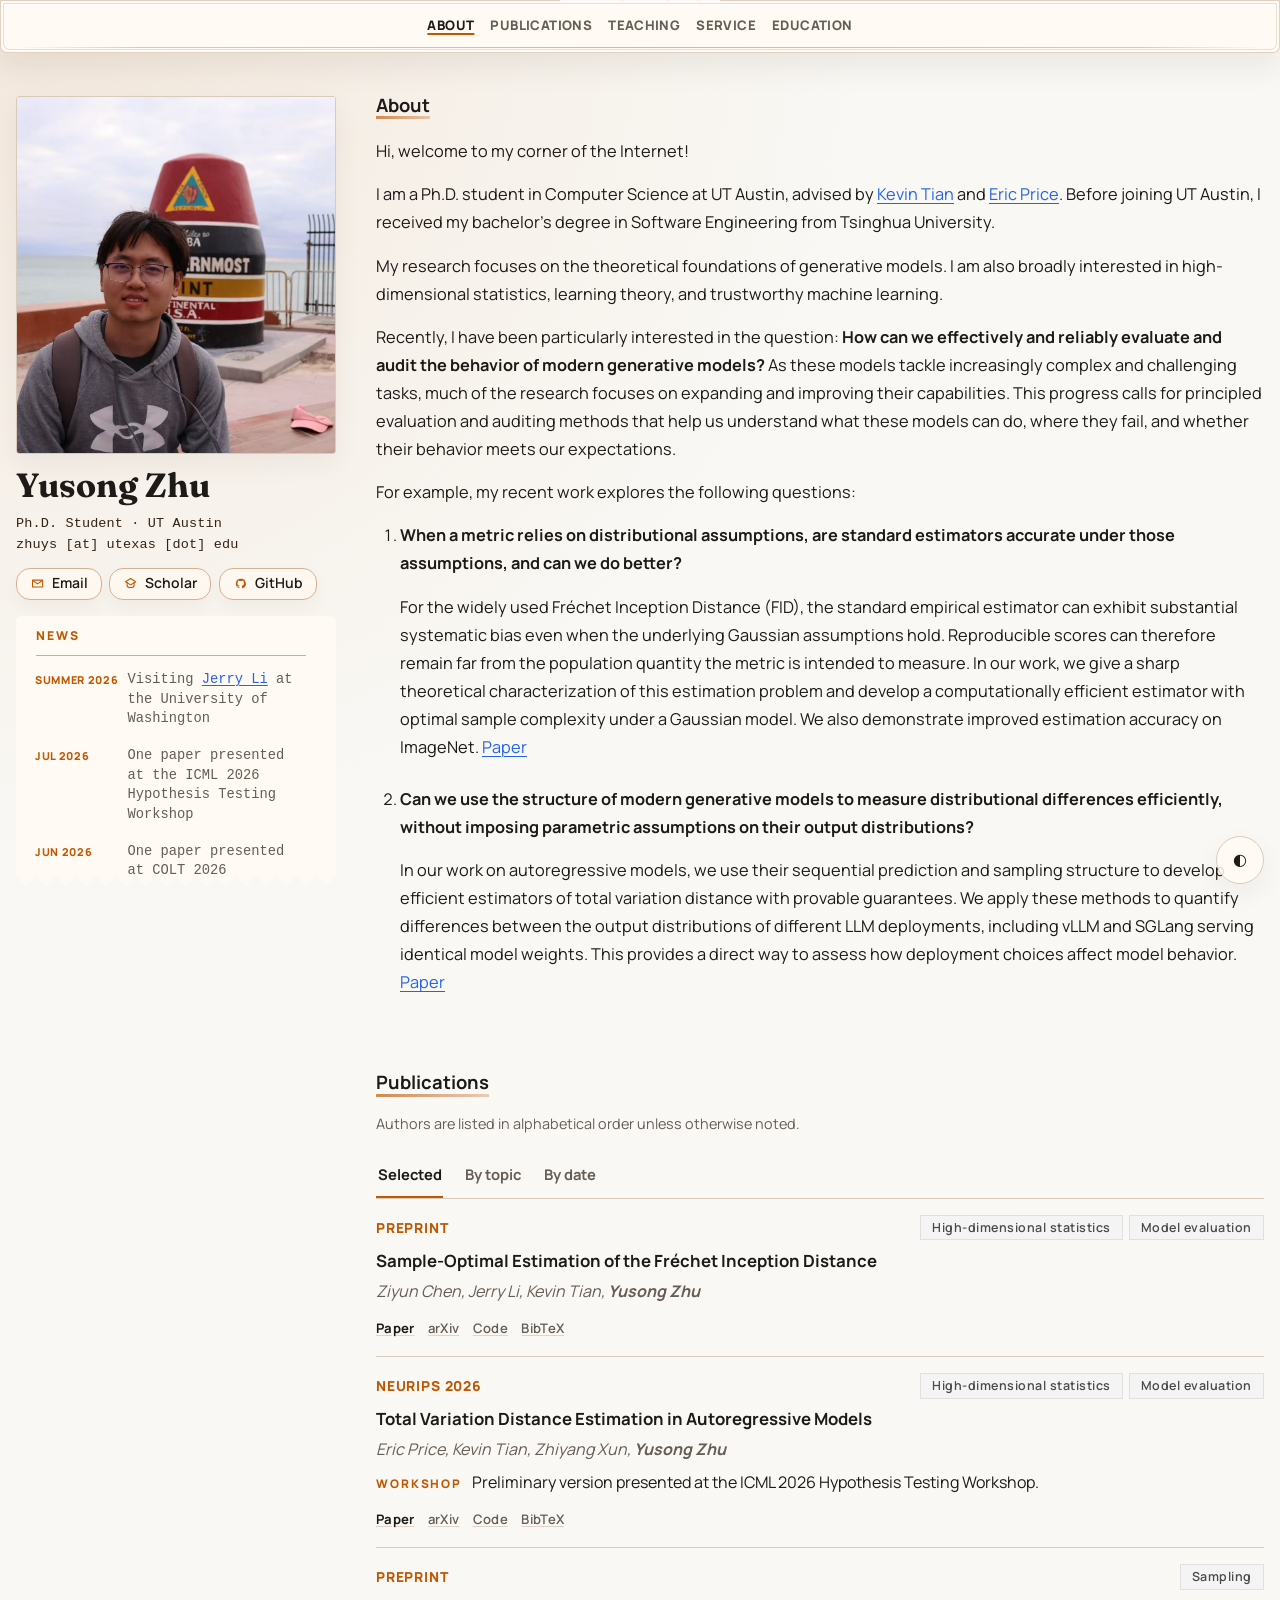
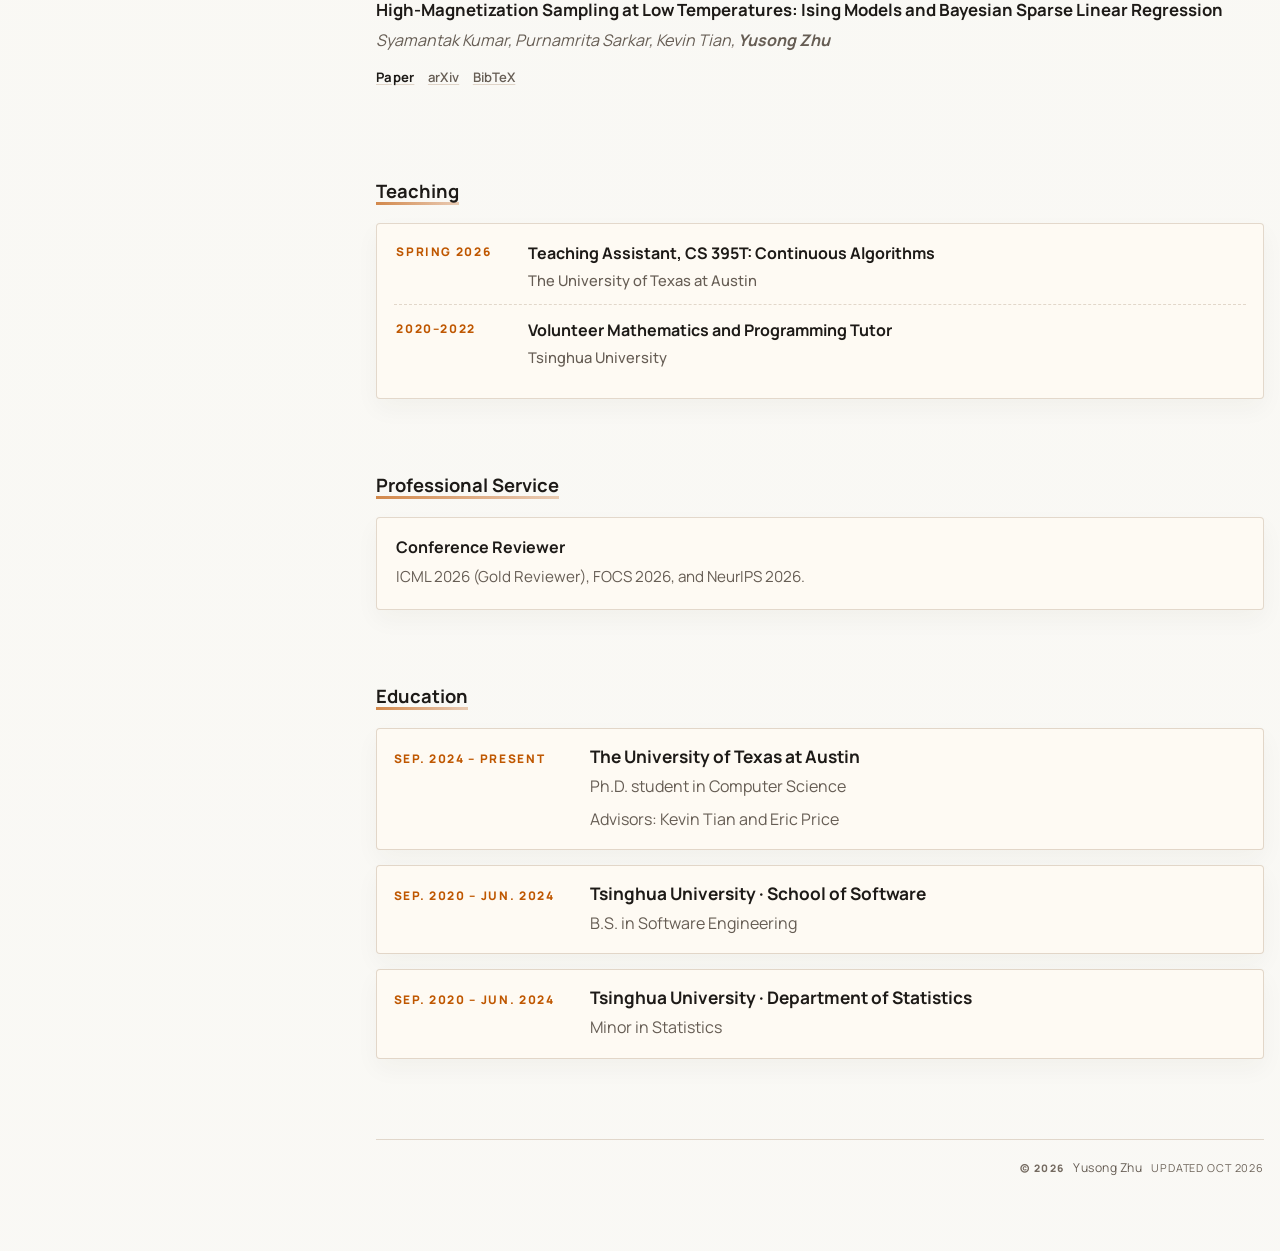
<file: index.html>
<!DOCTYPE html>
<html lang="en">
  <head>
    <meta charset="UTF-8" />
    <meta name="viewport" content="width=device-width, initial-scale=1, viewport-fit=cover" />
    <meta
      name="description"
      content="Yusong Zhu is a Computer Science Ph.D. student at UT Austin studying the theoretical foundations, sampling, evaluation, and auditing of modern generative models."
    />
    <title>Yusong Zhu</title>
    <link rel="preconnect" href="https://fonts.googleapis.com" />
    <link rel="preconnect" href="https://fonts.gstatic.com" crossorigin />
    <link
      href="https://fonts.googleapis.com/css2?family=Fraunces:opsz,wght@9..144,500;9..144,700&amp;family=Manrope:wght@400;500;600;700;800&amp;display=swap"
      rel="stylesheet"
    />
    <link rel="icon" type="image/png" href="tabicon.png" />
    <link rel="stylesheet" href="styles.css?v=20261017-publications-v2" />
    <script>
      document.documentElement.classList.add("js");
    </script>
  </head>
  <body>
    <aside class="toc-sidebar" aria-label="Page sections">
      <nav class="toc-panel" id="toc-panel" aria-label="Page sections">
        <ul class="nav-list">
          <li><a class="nav-link" href="#about">About</a></li>
          <!-- Research nav hook: restore the #research link when the section below is ready. -->
          <li><a class="nav-link" href="#publications">Publications</a></li>
          <li><a class="nav-link" href="#teaching">Teaching</a></li>
          <li><a class="nav-link" href="#service">Service</a></li>
          <li><a class="nav-link" href="#education">Education</a></li>
        </ul>
      </nav>
      <div class="toc-edge" aria-hidden="true"></div>
    </aside>

    <div class="page-shell">
      <div class="layout">
        <aside class="rail reveal" aria-label="Profile overview">
          <figure class="rail-portrait">
            <img src="yusong_profile.jpg" alt="Portrait of Yusong Zhu" />
          </figure>
          <h1>Yusong Zhu</h1>
          <p class="lede">
            <span class="contact-mono">Ph.D. Student · UT Austin<br />zhuys [at] utexas [dot] edu</span>
          </p>
          <div class="social-row" aria-label="Contact and academic profiles">
            <a class="social-link" href="mailto:zhuys@utexas.edu" aria-label="Email Yusong Zhu">
              <svg viewBox="0 0 24 24" aria-hidden="true">
                <path d="M4 6.5h16v11H4z" fill="none" stroke="currentColor" stroke-width="1.7" stroke-linejoin="round" />
                <path d="m5 7.5 7 5 7-5" fill="none" stroke="currentColor" stroke-width="1.7" stroke-linecap="round" stroke-linejoin="round" />
              </svg>
              <span class="social-link-text">Email</span>
            </a>
            <a class="social-link" href="https://scholar.google.com/citations?user=abdQY_YAAAAJ&amp;hl=en" aria-label="Google Scholar" target="_blank" rel="noreferrer">
              <svg viewBox="0 0 24 24" aria-hidden="true">
                <path d="M12 4 4 9l8 5 8-5-8-5Z" fill="none" stroke="currentColor" stroke-width="1.7" stroke-linejoin="round" />
                <path d="M6.5 10.2V15c0 1.8 2.5 3.3 5.5 3.3s5.5-1.5 5.5-3.3v-4.8" fill="none" stroke="currentColor" stroke-width="1.7" stroke-linecap="round" />
              </svg>
              <span class="social-link-text">Scholar</span>
            </a>
            <a class="social-link" href="https://github.com/zys996" aria-label="GitHub" target="_blank" rel="noreferrer">
              <svg viewBox="0 0 24 24" aria-hidden="true">
                <path d="M12 4.5a7.5 7.5 0 0 0-2.4 14.6c.38.07.52-.17.52-.38v-1.3c-2.1.46-2.54-1-2.54-1-.34-.86-.84-1.1-.84-1.1-.69-.48.05-.47.05-.47.76.06 1.16.78 1.16.78.68 1.17 1.78.83 2.21.64.07-.5.27-.84.49-1.03-1.73-.2-3.55-.87-3.55-3.88 0-.86.31-1.56.82-2.11-.08-.2-.36-1 .08-2.08 0 0 .67-.22 2.2.81a7.6 7.6 0 0 1 4 0c1.53-1.03 2.2-.81 2.2-.81.44 1.08.16 1.88.08 2.08.51.55.82 1.25.82 2.11 0 3.02-1.82 3.68-3.56 3.88.28.24.53.71.53 1.44v2.13c0 .21.14.45.53.38A7.5 7.5 0 0 0 12 4.5Z" fill="currentColor" />
              </svg>
              <span class="social-link-text">GitHub</span>
            </a>
          </div>

          <section class="rail-news" aria-labelledby="rail-news-heading">
            <div class="rail-news-box">
              <div class="rail-news-scroll" role="region" aria-label="Recent news list" tabindex="0">
                <p class="rail-news-title" id="rail-news-heading">News</p>
                <div class="rail-news-list">
                  <article class="rail-news-item">
                    <time class="rail-news-date" datetime="2026">Summer 2026</time>
                    <p class="rail-news-text">
                      Visiting
                      <a class="person-link" href="https://jerryzli.github.io/" aria-label="Jerry Li's homepage" target="_blank" rel="noopener noreferrer">Jerry Li</a>
                      at the University of Washington
                    </p>
                  </article>
                  <article class="rail-news-item">
                    <time class="rail-news-date" datetime="2026-07">Jul 2026</time>
                    <p class="rail-news-text">One paper presented at the ICML 2026 Hypothesis Testing Workshop</p>
                  </article>
                  <article class="rail-news-item">
                    <time class="rail-news-date" datetime="2026-06">Jun 2026</time>
                    <p class="rail-news-text">One paper presented at COLT 2026</p>
                  </article>
                </div>
              </div>
            </div>
          </section>
        </aside>

        <main id="main">
          <section id="about" class="section reveal" aria-labelledby="about-heading">
            <div class="section-head">
              <h2 id="about-heading">About</h2>
            </div>
            <div class="section-body">
              <div class="prose prose-flow">
                <p>Hi, welcome to my corner of the Internet!</p>
                <p>
                  I am a Ph.D. student in Computer Science at
                  UT Austin,
                  advised by
                  <a class="person-link" href="https://kjtian.github.io/" target="_blank" rel="noopener noreferrer">Kevin Tian</a>
                  and
                  <a class="person-link" href="https://www.cs.utexas.edu/~ecprice/" target="_blank" rel="noopener noreferrer">Eric Price</a>.
                  Before joining UT Austin, I received my bachelor's degree in Software Engineering from
                  Tsinghua University.
                </p>
                <p>
                  My research focuses on the theoretical foundations of generative models. I am also broadly
                  interested in high-dimensional statistics, learning theory, and trustworthy machine learning.
                </p>
                <p>
                  Recently, I have been particularly interested in the question:
                  <strong>How can we effectively and reliably evaluate and audit the behavior of modern generative models?</strong>
                  As these models tackle increasingly complex and challenging tasks, much of the research focuses
                  on expanding and improving their capabilities. This progress calls for principled evaluation and
                  auditing methods that help us understand what these models can do, where they fail, and whether
                  their behavior meets our expectations.
                </p>
                <p>For example, my recent work explores the following questions:</p>
                <ol class="research-questions">
                  <li>
                    <p><strong>When a metric relies on distributional assumptions, are standard estimators accurate under those assumptions, and can we do better?</strong></p>
                    <p>
                      For the widely used Fréchet Inception Distance (FID), the standard empirical estimator can
                      exhibit substantial systematic bias even when the underlying Gaussian assumptions hold.
                      Reproducible scores can therefore remain far from the population quantity the metric is
                      intended to measure. In our work, we give a sharp theoretical characterization of this
                      estimation problem and develop a computationally efficient estimator with optimal sample
                      complexity under a Gaussian model. We also demonstrate improved estimation accuracy on ImageNet.
                      <a class="research-paper-link" href="https://arxiv.org/abs/2610.07114" aria-label="Sample-Optimal Estimation of the Fréchet Inception Distance paper" target="_blank" rel="noopener noreferrer">Paper</a>
                    </p>
                  </li>
                  <li>
                    <p><strong>Can we use the structure of modern generative models to measure distributional differences efficiently, without imposing parametric assumptions on their output distributions?</strong></p>
                    <p>
                      In our work on autoregressive models, we use their sequential prediction and sampling
                      structure to develop efficient estimators of total variation distance with provable
                      guarantees. We apply these methods to quantify differences between the output distributions
                      of different LLM deployments, including vLLM and SGLang serving identical model weights.
                      This provides a direct way to assess how deployment choices affect model behavior.
                      <a class="research-paper-link" href="https://arxiv.org/abs/2607.19510" aria-label="Total Variation Distance Estimation in Autoregressive Models paper" target="_blank" rel="noopener noreferrer">Paper</a>
                    </p>
                  </li>
                </ol>
              </div>
            </div>
          </section>

          <template id="research">
            <!--
              Future Research section hook.
              Replace this template with <section id="research" class="section reveal">...</section>,
              then restore the #research navigation link above.
              The existing Research component styles remain available in styles.css.
            -->
          </template>

          <section id="publications" class="section reveal" aria-labelledby="publications-heading">
            <div class="section-head publications-head">
              <h2 id="publications-heading">Publications</h2>
            </div>
            <p class="section-note">Authors are listed in alphabetical order unless otherwise noted.</p>

            <div class="pub-view-controls" role="group" aria-label="Publication views" hidden>
              <button class="pub-view-button" type="button" data-pub-view="selected" aria-pressed="true" aria-controls="publication-list">Selected</button>
              <button class="pub-view-button" type="button" data-pub-view="topic" aria-pressed="false" aria-controls="publication-list publication-topics">By topic</button>
              <button class="pub-view-button" type="button" data-pub-view="date" aria-pressed="false" aria-controls="publication-list">By date</button>
            </div>
            <div class="pub-topic-controls" id="publication-topics" role="group" aria-label="Publication topics" hidden>
              <button class="pub-topic-button" type="button" data-pub-topic="statistics" aria-pressed="true" aria-controls="publication-list">High-dimensional statistics</button>
              <button class="pub-topic-button" type="button" data-pub-topic="sampling" aria-pressed="false" aria-controls="publication-list">Sampling</button>
              <button class="pub-topic-button" type="button" data-pub-topic="evaluation" aria-pressed="false" aria-controls="publication-list">Model evaluation</button>
            </div>
            <div class="pub-panel" id="publication-list" aria-label="Publications by date" data-view="date">
              <div class="pub-filtered-list" hidden></div>
              <div class="pub-year-group">
                <div class="pub-all-head"><span class="pub-all-label">2026</span></div>
                <article class="pub-row" data-pub-id="fid" data-topics="statistics evaluation" data-selected-order="1">
                  <div class="pub-date">Preprint</div>
                  <div class="pub-tags" aria-label="Research topics"><span class="research-theme-tag">High-dimensional statistics</span><span class="research-theme-tag">Model evaluation</span></div>
                  <div class="pub-body">
                    <h3>Sample-Optimal Estimation of the Fréchet Inception Distance</h3>
                    <p class="pub-authors">Ziyun Chen, Jerry Li, Kevin Tian, <strong>Yusong Zhu</strong></p>
                    <div class="pub-links" aria-label="FID estimation paper links">
                      <a class="pub-link is-primary" href="https://arxiv.org/abs/2610.07114" target="_blank" rel="noopener noreferrer">Paper</a>
                      <a class="pub-link" href="https://arxiv.org/abs/2610.07114" target="_blank" rel="noopener noreferrer">arXiv</a>
                      <a class="pub-link" href="https://github.com/zys996/sample-optimal-fid-estimation" target="_blank" rel="noopener noreferrer">Code</a>
                      <button class="pub-link pub-bib-toggle" type="button" aria-expanded="false" aria-controls="bib-fid" data-bib-target="bib-fid">BibTeX</button>
                    </div>
                    <div class="pub-bib-card" id="bib-fid" hidden>
                      <pre>@misc{chen2026sampleoptimalestimationfrechetinception,
  title={Sample-Optimal Estimation of the Fr{\'e}chet Inception Distance},
  author={Ziyun Chen and Jerry Li and Kevin Tian and Yusong Zhu},
  year={2026},
  eprint={2610.07114},
  archivePrefix={arXiv},
  primaryClass={cs.LG},
  url={https://arxiv.org/abs/2610.07114}
}</pre>
                    </div>
                  </div>
                </article>
                <article class="pub-row" data-pub-id="magnetization" data-topics="sampling" data-selected-order="3">
                  <div class="pub-date">Preprint</div>
                  <div class="pub-tags" aria-label="Research topics"><span class="research-theme-tag">Sampling</span></div>
                  <div class="pub-body">
                    <h3>High-Magnetization Sampling at Low Temperatures: Ising Models and Bayesian Sparse Linear Regression</h3>
                    <p class="pub-authors">Syamantak Kumar, Purnamrita Sarkar, Kevin Tian, <strong>Yusong Zhu</strong></p>
                    <div class="pub-links" aria-label="High-magnetization sampling paper links">
                      <a class="pub-link is-primary" href="https://arxiv.org/abs/2609.08873v1" target="_blank" rel="noopener noreferrer">Paper</a>
                      <a class="pub-link" href="https://arxiv.org/abs/2609.08873" target="_blank" rel="noopener noreferrer">arXiv</a>
                      <button class="pub-link pub-bib-toggle" type="button" aria-expanded="false" aria-controls="bib-magnetization" data-bib-target="bib-magnetization">BibTeX</button>
                    </div>
                    <div class="pub-bib-card" id="bib-magnetization" hidden>
                      <pre>@misc{kumar2026highmagnetizationsamplinglowtemperatures,
  title={High-Magnetization Sampling at Low Temperatures: Ising Models and Bayesian Sparse Linear Regression},
  author={Syamantak Kumar and Purnamrita Sarkar and Kevin Tian and Yusong Zhu},
  year={2026},
  eprint={2609.08873},
  archivePrefix={arXiv},
  primaryClass={cs.DS},
  url={https://arxiv.org/abs/2609.08873}
}</pre>
                    </div>
                  </div>
                </article>
                <article class="pub-row" data-pub-id="privacy" data-topics="evaluation">
                  <div class="pub-date">NeurIPS 2026</div>
                  <div class="pub-tags" aria-label="Research topics"><span class="research-theme-tag">Model evaluation</span></div>
                  <div class="pub-body">
                    <h3>Revisiting the Provable-Auditable Privacy Gap of DP-SGD</h3>
                    <p class="pub-authors">Saloni Modi<sup>*</sup>, Srivi Balaji, <strong>Yusong Zhu</strong>, Gautam Kamath, Kevin Tian</p>
                    <p class="section-note"><sup>*</sup> First author; authors are not listed alphabetically.</p>
                    <div class="pub-links" aria-label="DP-SGD privacy gap paper links">
                      <a class="pub-link is-primary" href="https://arxiv.org/abs/2608.28934" target="_blank" rel="noopener noreferrer">Paper</a>
                      <a class="pub-link" href="https://arxiv.org/abs/2608.28934" target="_blank" rel="noopener noreferrer">arXiv</a>
                      <a class="pub-link" href="https://github.com/pineappleEnthusiast/empirical-privacy-defense" target="_blank" rel="noopener noreferrer">Code</a>
                      <button class="pub-link pub-bib-toggle" type="button" aria-expanded="false" aria-controls="bib-privacy" data-bib-target="bib-privacy">BibTeX</button>
                    </div>
                    <div class="pub-bib-card" id="bib-privacy" hidden>
                      <pre>@misc{modi2026revisitingprovableauditableprivacygap,
  title={Revisiting the Provable-Auditable Privacy Gap of {DP-SGD}},
  author={Saloni Modi and Srivi Balaji and Yusong Zhu and Gautam Kamath and Kevin Tian},
  year={2026},
  eprint={2608.28934},
  archivePrefix={arXiv},
  primaryClass={cs.LG},
  url={https://arxiv.org/abs/2608.28934}
}</pre>
                    </div>
                  </div>
                </article>
                <article class="pub-row" data-pub-id="tv" data-topics="statistics evaluation" data-selected-order="2">
                  <div class="pub-date">NeurIPS 2026</div>
                  <div class="pub-tags" aria-label="Research topics"><span class="research-theme-tag">High-dimensional statistics</span><span class="research-theme-tag">Model evaluation</span></div>
                  <div class="pub-body">
                    <h3>Total Variation Distance Estimation in Autoregressive Models</h3>
                    <p class="pub-authors">Eric Price, Kevin Tian, Zhiyang Xun, <strong>Yusong Zhu</strong></p>
                    <p class="pub-tldr"><span>Workshop</span> Preliminary version presented at the ICML 2026 Hypothesis Testing Workshop.</p>
                    <div class="pub-links" aria-label="Total variation distance paper links">
                      <a class="pub-link is-primary" href="https://arxiv.org/abs/2607.19510" target="_blank" rel="noopener noreferrer">Paper</a>
                      <a class="pub-link" href="https://arxiv.org/abs/2607.19510" target="_blank" rel="noopener noreferrer">arXiv</a>
                      <a class="pub-link" href="https://github.com/XunZhiyang/llm-tv-estimation" target="_blank" rel="noopener noreferrer">Code</a>
                      <button class="pub-link pub-bib-toggle" type="button" aria-expanded="false" aria-controls="bib-tv" data-bib-target="bib-tv">BibTeX</button>
                    </div>
                    <div class="pub-bib-card" id="bib-tv" hidden>
                      <pre>@misc{price2026totalvariationdistanceestimation,
  title={Total Variation Distance Estimation in Autoregressive Models},
  author={Eric Price and Kevin Tian and Zhiyang Xun and Yusong Zhu},
  year={2026},
  eprint={2607.19510},
  archivePrefix={arXiv},
  primaryClass={cs.LG},
  url={https://arxiv.org/abs/2607.19510}
}</pre>
                    </div>
                  </div>
                </article>
                <article class="pub-row" data-pub-id="scores" data-topics="sampling">
                  <div class="pub-date">Preprint</div>
                  <div class="pub-tags" aria-label="Research topics"><span class="research-theme-tag">Sampling</span></div>
                  <div class="pub-body">
                    <h3>The Tractability Landscape of Sampling with Inexact Scores</h3>
                    <p class="pub-authors">Anming Gu, Kevin Tian, Hubert Yang, <strong>Yusong Zhu</strong></p>
                    <div class="pub-links" aria-label="Inexact-score sampling paper links">
                      <a class="pub-link is-primary" href="https://arxiv.org/abs/2607.19004" target="_blank" rel="noopener noreferrer">Paper</a>
                      <a class="pub-link" href="https://arxiv.org/abs/2607.19004" target="_blank" rel="noopener noreferrer">arXiv</a>
                      <button class="pub-link pub-bib-toggle" type="button" aria-expanded="false" aria-controls="bib-scores" data-bib-target="bib-scores">BibTeX</button>
                    </div>
                    <div class="pub-bib-card" id="bib-scores" hidden>
                      <pre>@misc{gu2026tractabilitylandscapesamplinginexact,
  title={The Tractability Landscape of Sampling with Inexact Scores},
  author={Anming Gu and Kevin Tian and Hubert Yang and Yusong Zhu},
  year={2026},
  eprint={2607.19004},
  archivePrefix={arXiv},
  primaryClass={stat.ML},
  url={https://arxiv.org/abs/2607.19004}
}</pre>
                    </div>
                  </div>
                </article>
                <article class="pub-row" data-pub-id="variable" data-topics="statistics">
                  <div class="pub-date">COLT 2026</div>
                  <div class="pub-tags" aria-label="Research topics"><span class="research-theme-tag">High-dimensional statistics</span></div>
                  <div class="pub-body">
                    <h3>Separating Oblivious and Adaptive Models of Variable Selection</h3>
                    <p class="pub-authors">Ziyun Chen, Jerry Li, Kevin Tian, <strong>Yusong Zhu</strong></p>
                    <div class="pub-links">
                      <a class="pub-link is-primary" href="https://proceedings.mlr.press/v336/chen26b.html" target="_blank" rel="noopener noreferrer">Paper</a>
                      <a class="pub-link" href="https://arxiv.org/abs/2602.16568" target="_blank" rel="noopener noreferrer">arXiv</a>
                      <button class="pub-link pub-bib-toggle" type="button" aria-expanded="false" aria-controls="bib-variable" data-bib-target="bib-variable">BibTeX</button>
                    </div>
                    <div class="pub-bib-card" id="bib-variable" hidden>
                      <pre>@InProceedings{pmlr-v336-chen26b,
  title={Separating Oblivious and Adaptive Models of Variable Selection (Extended Abstract)},
  author={Chen, Ziyun and Li, Jerry and Tian, Kevin and Zhu, Yusong},
  booktitle={Proceedings of Thirty Ninth Conference on Learning Theory},
  pages={1113--1114},
  year={2026},
  editor={Hanneke, Steve and Lattimore, Tor},
  volume={336},
  series={Proceedings of Machine Learning Research},
  month={29 Jun--03 Jul},
  publisher={PMLR},
  pdf={https://raw.githubusercontent.com/mlresearch/v336/main/assets/chen26b/chen26b.pdf},
  url={https://proceedings.mlr.press/v336/chen26b.html}
}</pre>
                    </div>
                  </div>
                </article>
              </div>

              <div class="pub-year-group">
                <div class="pub-all-head"><span class="pub-all-label">2025</span></div>
                <article class="pub-row" data-pub-id="spike" data-topics="sampling">
                  <div class="pub-date">COLT 2025</div>
                  <div class="pub-tags" aria-label="Research topics"><span class="research-theme-tag">Sampling</span></div>
                  <div class="pub-body">
                    <h3>Spike-and-Slab Posterior Sampling in High Dimensions</h3>
                    <p class="pub-authors">Syamantak Kumar, Purnamrita Sarkar, Kevin Tian, <strong>Yusong Zhu</strong></p>
                    <div class="pub-links">
                      <a class="pub-link is-primary" href="https://proceedings.mlr.press/v291/kumar25a.html" target="_blank" rel="noopener noreferrer">Paper</a>
                      <a class="pub-link" href="https://arxiv.org/abs/2503.02798" target="_blank" rel="noopener noreferrer">arXiv</a>
                      <button class="pub-link pub-bib-toggle" type="button" aria-expanded="false" aria-controls="bib-spike" data-bib-target="bib-spike">BibTeX</button>
                    </div>
                    <div class="pub-bib-card" id="bib-spike" hidden>
                      <pre>@InProceedings{pmlr-v291-kumar25a,
  title={Spike-and-Slab Posterior Sampling in High Dimensions},
  author={Kumar, Syamantak and Sarkar, Purnamrita and Tian, Kevin and Zhu, Yusong},
  booktitle={Proceedings of Thirty Eighth Conference on Learning Theory},
  pages={3407--3462},
  year={2025},
  editor={Haghtalab, Nika and Moitra, Ankur},
  volume={291},
  series={Proceedings of Machine Learning Research},
  month={30 Jun--04 Jul},
  publisher={PMLR},
  pdf={https://raw.githubusercontent.com/mlresearch/v291/main/assets/kumar25a/kumar25a.pdf},
  url={https://proceedings.mlr.press/v291/kumar25a.html}
}</pre>
                    </div>
                  </div>
                </article>
              </div>

              <div class="pub-year-group">
                <div class="pub-all-head"><span class="pub-all-label">2023</span></div>
                <article class="pub-row" data-pub-id="mixing" data-topics="sampling">
                  <div class="pub-date">NeurIPS 2023</div>
                  <div class="pub-tags" aria-label="Research topics"><span class="research-theme-tag">Sampling</span></div>
                  <div class="pub-body">
                    <h3>Fast Conditional Mixing of MCMC Algorithms for Non-log-concave Distributions</h3>
                    <p class="pub-authors">Xiang Cheng, Bohan Wang, Jingzhao Zhang, <strong>Yusong Zhu</strong></p>
                    <div class="pub-links">
                      <a class="pub-link is-primary" href="https://proceedings.neurips.cc/paper_files/paper/2023/hash/2b00b3331bd0f5fbfdd966ac06338f6d-Abstract-Conference.html" target="_blank" rel="noopener noreferrer">Paper</a>
                      <a class="pub-link" href="https://arxiv.org/abs/2306.10506" target="_blank" rel="noopener noreferrer">arXiv</a>
                      <button class="pub-link pub-bib-toggle" type="button" aria-expanded="false" aria-controls="bib-mixing" data-bib-target="bib-mixing">BibTeX</button>
                    </div>
                    <div class="pub-bib-card" id="bib-mixing" hidden>
                      <pre>@inproceedings{NEURIPS2023_2b00b333,
  author={Cheng, Xiang and Wang, Bohan and Zhang, Jingzhao and Zhu, Yusong},
  booktitle={Advances in Neural Information Processing Systems},
  doi={10.52202/075280-0587},
  editor={A. Oh and T. Naumann and A. Globerson and K. Saenko and M. Hardt and S. Levine},
  pages={13374--13394},
  publisher={Curran Associates, Inc.},
  title={Fast Conditional Mixing of MCMC Algorithms for Non-log-concave Distributions},
  url={https://proceedings.neurips.cc/paper_files/paper/2023/file/2b00b3331bd0f5fbfdd966ac06338f6d-Paper-Conference.pdf},
  volume={36},
  year={2023}
}</pre>
                    </div>
                  </div>
                </article>
              </div>
            </div>
          </section>

          <section id="teaching" class="section reveal" aria-labelledby="teaching-heading">
            <div class="section-head">
              <h2 id="teaching-heading">Teaching</h2>
            </div>
            <div class="activity-panel">
              <ul class="activity-list">
                <li class="activity-item">
                  <span class="activity-date">Spring 2026</span>
                  <span class="activity-text">
                    Teaching Assistant,
                    <a href="https://kjtian.github.io/cs395t_sp26.html" target="_blank" rel="noopener noreferrer">CS 395T: Continuous Algorithms</a>
                    <span class="activity-institution">The University of Texas at Austin</span>
                  </span>
                </li>
                <li class="activity-item">
                  <span class="activity-date">2020–2022</span>
                  <span class="activity-text">
                    Volunteer Mathematics and Programming Tutor
                    <span class="activity-institution">Tsinghua University</span>
                  </span>
                </li>
              </ul>
            </div>
          </section>

          <section id="service" class="section reveal" aria-labelledby="service-heading">
            <div class="section-head">
              <h2 id="service-heading">Professional Service</h2>
            </div>
            <div class="activity-panel">
              <article class="service-entry">
                <h3 class="service-role">Conference Reviewer</h3>
                <p class="service-venues">ICML 2026 (Gold Reviewer), FOCS 2026, and NeurIPS 2026.</p>
              </article>
            </div>
          </section>

          <section id="education" class="section reveal" aria-labelledby="education-heading">
            <div class="section-head">
              <h2 id="education-heading">Education</h2>
            </div>
            <div class="edu-list">
              <article class="edu-row">
                <div class="edu-meta">Sep. 2024 – Present</div>
                <div>
                  <h3>The University of Texas at Austin</h3>
                  <p>Ph.D. student in Computer Science</p>
                  <p>Advisors: Kevin Tian and Eric Price</p>
                </div>
              </article>
              <article class="edu-row">
                <div class="edu-meta">Sep. 2020 – Jun. 2024</div>
                <div>
                  <h3>Tsinghua University · School of Software</h3>
                  <p>B.S. in Software Engineering</p>
                </div>
              </article>
              <article class="edu-row">
                <div class="edu-meta">Sep. 2020 – Jun. 2024</div>
                <div>
                  <h3>Tsinghua University · Department of Statistics</h3>
                  <p>Minor in Statistics</p>
                </div>
              </article>
            </div>
          </section>
        </main>

        <footer class="site-credit reveal" aria-label="Site information">
          <p>
            <span class="credit-label">© 2026</span>
            <span>Yusong Zhu</span>
            <span class="credit-date">Updated Oct 2026</span>
          </p>
        </footer>
      </div>
    </div>

    <button class="theme-toggle" type="button" aria-label="Toggle color theme" aria-pressed="false" title="Toggle theme">
      <span aria-hidden="true">◐</span>
    </button>
    <script>
      const root = document.documentElement;
      const themeToggle = document.querySelector(".theme-toggle");
      const storedTheme = localStorage.getItem("theme");
      const prefersDark = window.matchMedia("(prefers-color-scheme: dark)").matches;

      const applyTheme = (theme) => {
        root.dataset.theme = theme;
        themeToggle.setAttribute("aria-pressed", String(theme === "dark"));
        themeToggle.innerHTML = '<span aria-hidden="true">' + (theme === "dark" ? "☼" : "◐") + "</span>";
      };

      applyTheme(storedTheme || (prefersDark ? "dark" : "light"));

      themeToggle.addEventListener("click", () => {
        const nextTheme = root.dataset.theme === "dark" ? "light" : "dark";
        localStorage.setItem("theme", nextTheme);
        applyTheme(nextTheme);
      });

      const navLinks = [...document.querySelectorAll(".toc-sidebar .nav-link")];
      const sections = navLinks
        .map((link) => document.querySelector(link.getAttribute("href")))
        .filter(Boolean);
      let pendingNavTargetId = "";

      const setActiveSection = (activeId) => {
        navLinks.forEach((link) => {
          const isActive = link.getAttribute("href") === "#" + activeId;
          link.classList.toggle("is-active", isActive);
          if (isActive) {
            link.setAttribute("aria-current", "location");
          } else {
            link.removeAttribute("aria-current");
          }
        });
      };

      const updateSectionHighlight = () => {
        const tocHeight = document.querySelector(".toc-sidebar")?.offsetHeight ?? 0;
        const sectionScrollMargin = sections[0]
          ? parseFloat(window.getComputedStyle(sections[0]).scrollMarginTop) || 0
          : 0;
        const triggerY = Math.max(tocHeight + 28, sectionScrollMargin - 8);
        let activeId = sections[0]?.id;
        const nearPageBottom = window.innerHeight + window.scrollY >= document.documentElement.scrollHeight - 4;

        if (pendingNavTargetId) {
          const pendingSection = sections.find((section) => section.id === pendingNavTargetId);
          if (pendingSection && pendingSection.getBoundingClientRect().top > triggerY && !nearPageBottom) {
            setActiveSection(pendingNavTargetId);
            return;
          }
          pendingNavTargetId = "";
        }

        if (nearPageBottom && sections.length) {
          setActiveSection(sections[sections.length - 1].id);
          return;
        }

        sections.forEach((section) => {
          if (section.getBoundingClientRect().top <= triggerY) {
            activeId = section.id;
          }
        });

        if (activeId) setActiveSection(activeId);
      };

      let sectionHighlightFrame = 0;
      const scheduleSectionHighlight = () => {
        if (sectionHighlightFrame) return;
        sectionHighlightFrame = window.requestAnimationFrame(() => {
          sectionHighlightFrame = 0;
          updateSectionHighlight();
        });
      };

      window.addEventListener("scroll", scheduleSectionHighlight, { passive: true });
      window.addEventListener("resize", scheduleSectionHighlight);
      window.addEventListener("hashchange", scheduleSectionHighlight);

      navLinks.forEach((link) => {
        link.addEventListener("click", () => {
          const targetId = link.getAttribute("href")?.slice(1);
          if (!targetId) return;
          pendingNavTargetId = targetId;
          setActiveSection(targetId);
        });
      });

      updateSectionHighlight();

      const publicationPanel = document.getElementById("publication-list");
      const publicationViews = document.querySelector(".pub-view-controls");
      const publicationTopics = document.getElementById("publication-topics");
      const filteredPublications = publicationPanel.querySelector(".pub-filtered-list");
      const publicationGroups = [...publicationPanel.querySelectorAll(".pub-year-group")].map((group) => ({
        element: group,
        rows: [...group.querySelectorAll(".pub-row")],
      }));
      const publications = publicationGroups.flatMap((group) => group.rows);
      const viewButtons = [...publicationViews.querySelectorAll("[data-pub-view]")];
      const topicButtons = [...publicationTopics.querySelectorAll("[data-pub-topic]")];
      let publicationView = "selected";
      let publicationTopic = "statistics";

      const renderPublications = () => {
        const byDate = publicationView === "date";
        publicationPanel.dataset.view = publicationView;
        publicationTopics.hidden = publicationView !== "topic";
        filteredPublications.hidden = byDate;

        // Move the same rows between views so links, BibTeX IDs, and state stay intact.
        publicationGroups.forEach(({ element, rows }) => {
          rows.forEach((row) => element.appendChild(row));
          element.hidden = !byDate;
        });

        let visiblePublications = publications;
        let label = "All publications by date";
        if (publicationView === "selected") {
          visiblePublications = publications
            .filter((row) => row.dataset.selectedOrder)
            .sort((a, b) => Number(a.dataset.selectedOrder) - Number(b.dataset.selectedOrder));
          label = "Selected publications";
        } else if (publicationView === "topic") {
          visiblePublications = publications.filter((row) => row.dataset.topics.split(" ").includes(publicationTopic));
          label = topicButtons.find((button) => button.dataset.pubTopic === publicationTopic).textContent;
        }

        if (!byDate) visiblePublications.forEach((row) => filteredPublications.appendChild(row));
        publicationPanel.setAttribute("aria-label", label);
        viewButtons.forEach((button) => {
          button.setAttribute("aria-pressed", String(button.dataset.pubView === publicationView));
        });
        topicButtons.forEach((button) => {
          button.setAttribute("aria-pressed", String(button.dataset.pubTopic === publicationTopic));
        });
        scheduleSectionHighlight();
      };

      viewButtons.forEach((button) => {
        button.addEventListener("click", () => {
          publicationView = button.dataset.pubView;
          renderPublications();
        });
      });
      topicButtons.forEach((button) => {
        button.addEventListener("click", () => {
          publicationTopic = button.dataset.pubTopic;
          renderPublications();
        });
      });

      renderPublications();
      publicationViews.hidden = false;

      document.querySelectorAll(".pub-bib-toggle").forEach((toggle) => {
        toggle.addEventListener("click", () => {
          const card = document.getElementById(toggle.dataset.bibTarget);
          if (!card) return;
          const isExpanded = toggle.getAttribute("aria-expanded") === "true";
          toggle.setAttribute("aria-expanded", String(!isExpanded));
          card.hidden = isExpanded;
        });
      });

      const reduceMotion = window.matchMedia("(prefers-reduced-motion: reduce)").matches;
      const revealObserver = reduceMotion
        ? null
        : new IntersectionObserver(
            (entries) => {
              entries.forEach((entry) => {
                if (entry.isIntersecting) {
                  entry.target.classList.add("is-visible");
                  revealObserver.unobserve(entry.target);
                }
              });
            },
            { threshold: 0.15 }
          );

      document.querySelectorAll(".reveal").forEach((element) => {
        if (revealObserver) {
          revealObserver.observe(element);
        } else {
          element.classList.add("is-visible");
        }
      });
    </script>
  </body>
</html>
</file>
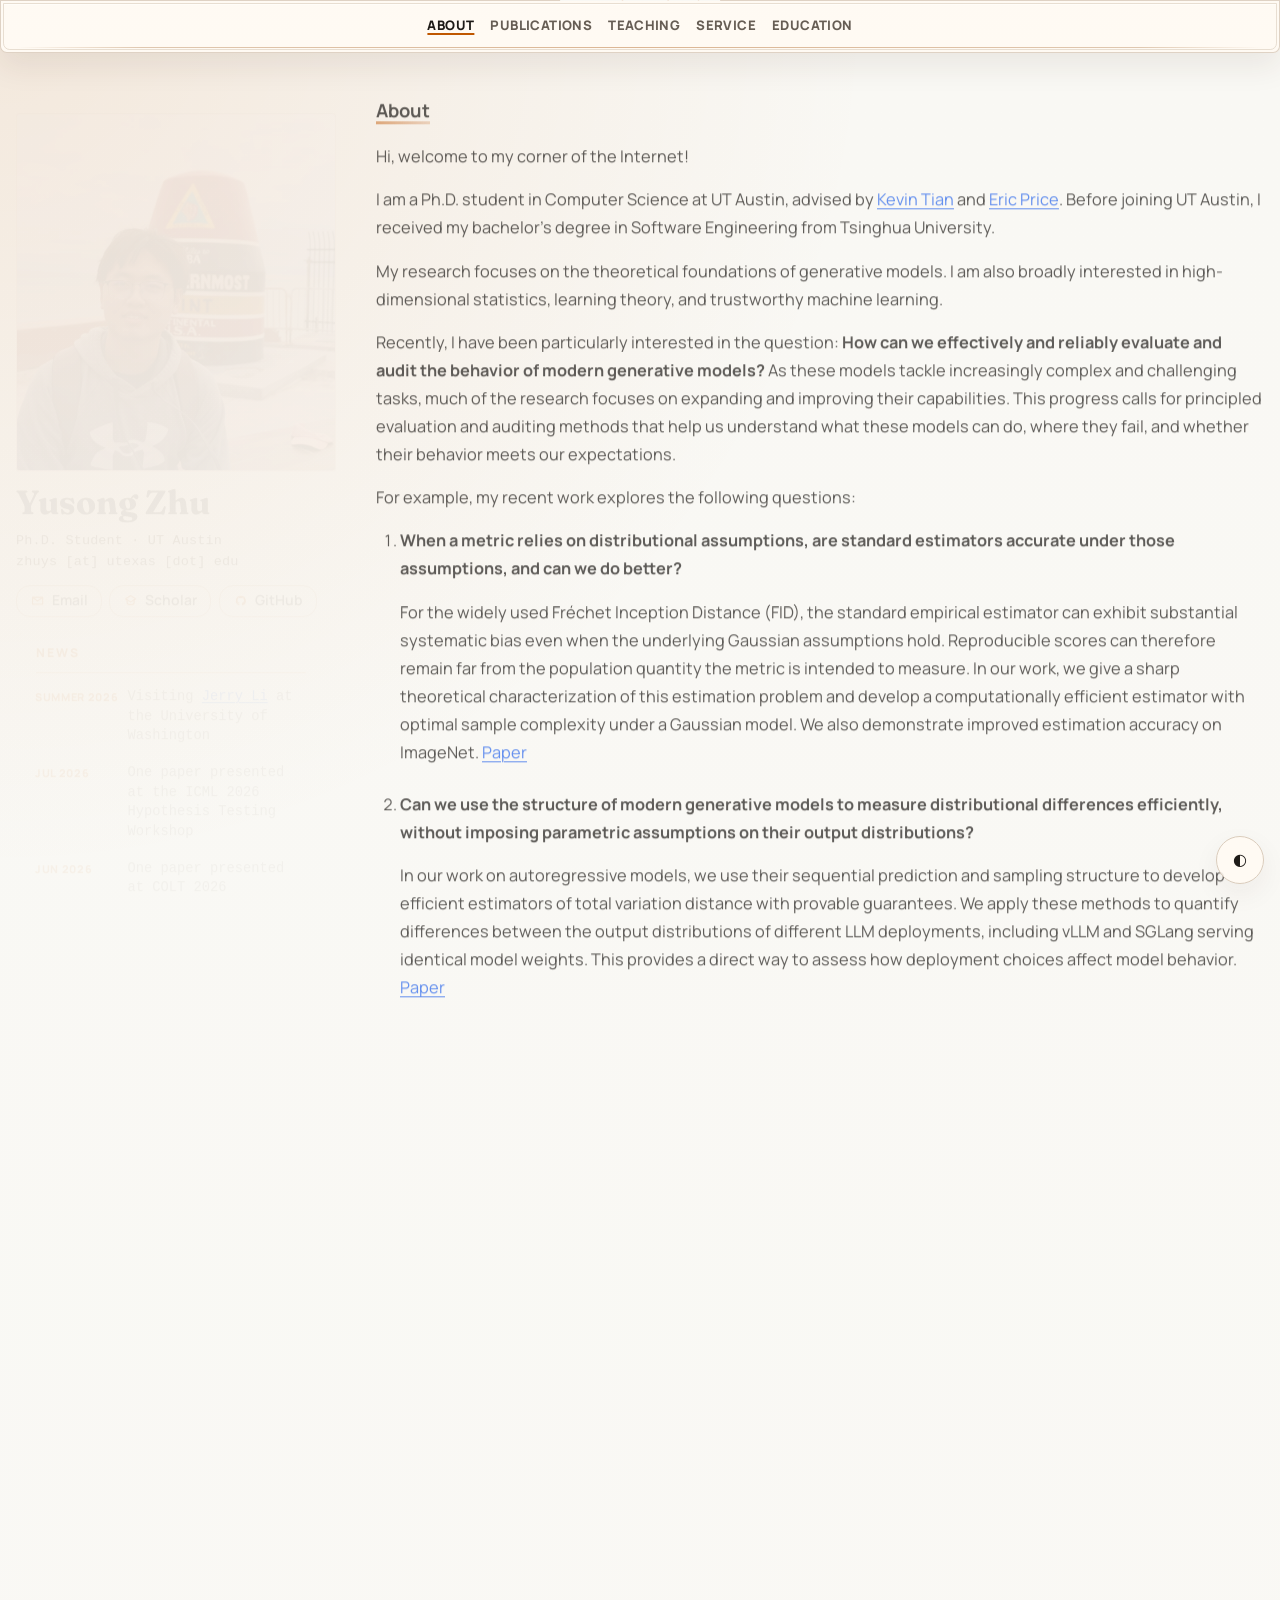
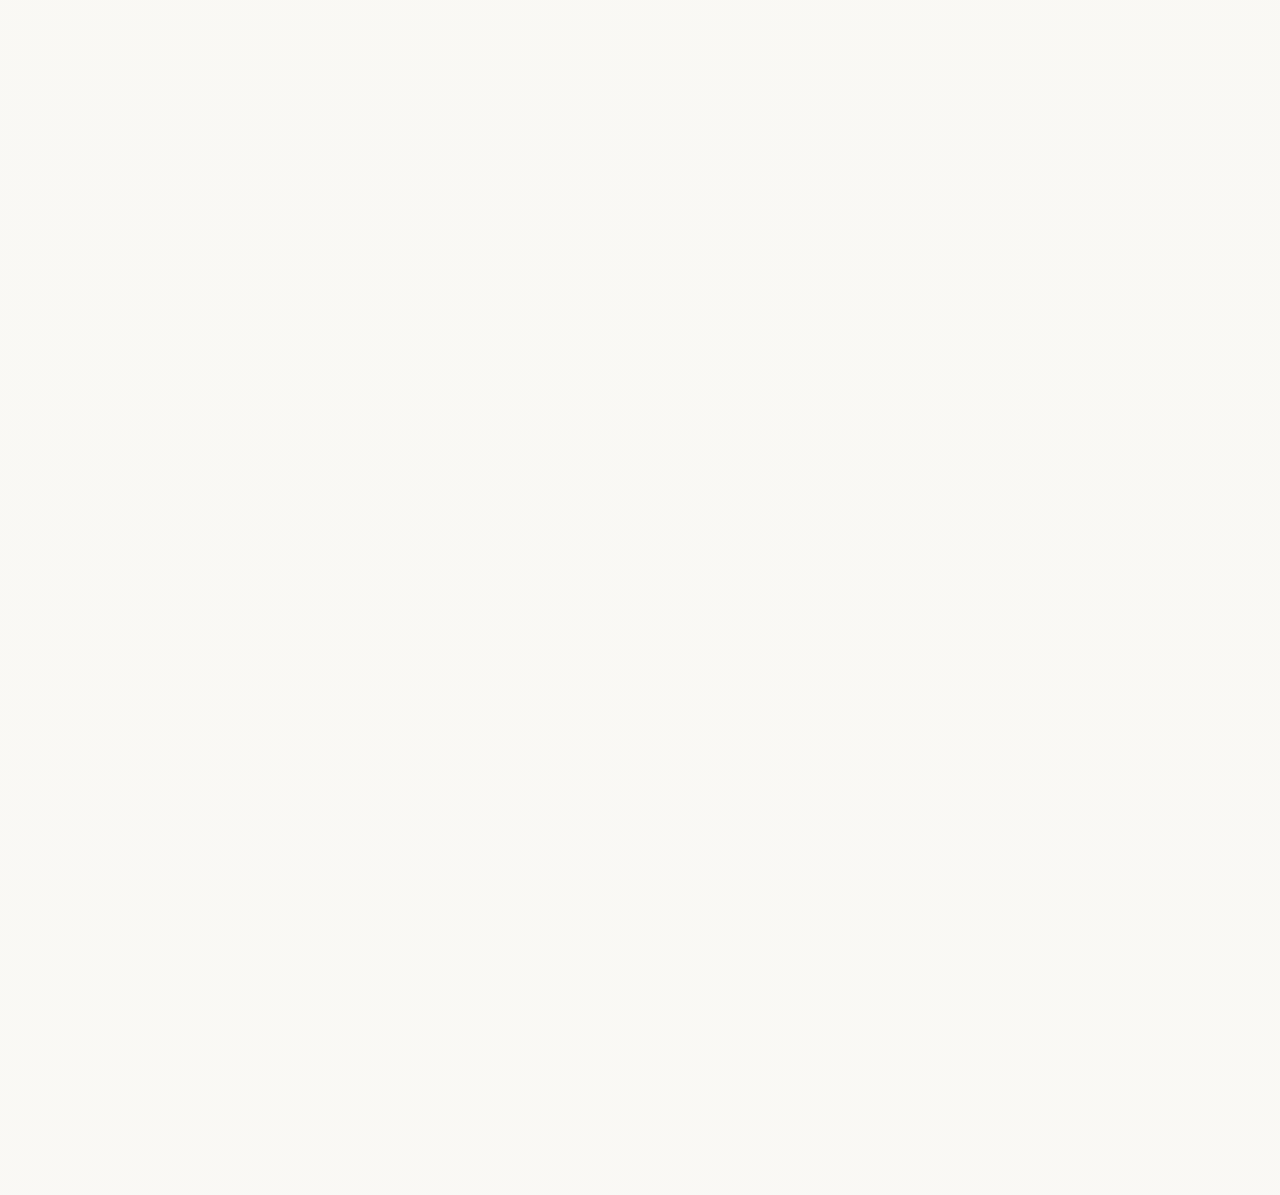
<file: index-v6-line.html>
<!DOCTYPE html>
<html lang="en">
  <head>
    <meta charset="UTF-8" />
    <meta name="viewport" content="width=device-width, initial-scale=1" />
    <meta http-equiv="refresh" content="0; url=index.html" />
    <link rel="canonical" href="index.html" />
    <title>Yusong Zhu</title>
  </head>
  <body>
    <p>This page has moved to <a href="index.html">Yusong Zhu's homepage</a>.</p>
  </body>
</html>
</file>
<file: styles.css>
:root {
  color-scheme: light;
  --bg: #F9F8F4;
  --surface: #fffaf3;
  --text: #1d1a17;
  --muted: #665d54;
  --accent: #bf5700;
  --accent-soft: #f5e1d2;
  --link-blue: #2563eb;
  --line: #d9cbbb;
  --shadow: 0 10px 28px rgba(61, 42, 28, 0.06);
  --max-width: 1280px;
  --rail-width: clamp(250px, 25vw, 330px);
  --rail-news-paper: color-mix(in srgb, var(--surface) 88%, var(--bg));
  --social-pill-bg: #f4f4f5;
  --social-pill-border: #e0e0e0;
  --social-pill-fg: #4a4a4a;
  --mono-font: ui-monospace, SFMono-Regular, Menlo, Consolas, "Liberation Mono", monospace;
}

html[data-theme="dark"] {
  color-scheme: dark;
  --bg: #12100e;
  --surface: #181412;
  --text: #f6ede3;
  --muted: #c7b8a7;
  --accent: #ffb45c;
  --accent-soft: #3a2415;
  --link-blue: #93c5fd;
  --line: #30271f;
  --shadow: 0 14px 34px rgba(0, 0, 0, 0.28);
  --rail-news-paper: color-mix(in srgb, var(--surface) 88%, var(--bg));
  --social-pill-bg: color-mix(in srgb, var(--surface) 88%, var(--bg));
  --social-pill-border: color-mix(in srgb, var(--line) 75%, transparent);
  --social-pill-fg: color-mix(in srgb, var(--muted) 88%, var(--text));
}

* {
  box-sizing: border-box;
}

html {
  scroll-behavior: smooth;
}

@media (prefers-reduced-motion: reduce) {
  html {
    scroll-behavior: auto;
  }
}

body {
  margin: 0;
  min-width: 320px;
  font-family: "Manrope", "Helvetica Neue", Arial, sans-serif;
  color: var(--text);
  background:
    radial-gradient(circle at top left, color-mix(in srgb, var(--accent) 10%, transparent), transparent 28%),
    linear-gradient(180deg, var(--bg) 0%, color-mix(in srgb, var(--bg) 92%, white) 100%);
  line-height: 1.72;
  transition: background-color 180ms ease, color 180ms ease;
}

a {
  color: inherit;
  text-decoration: none;
}

a:hover {
  color: var(--accent);
}

a:focus-visible,
button:focus-visible {
  outline: 3px solid var(--accent);
  outline-offset: 3px;
}

button {
  font: inherit;
}

.page-shell {
  width: min(calc(100% - 2rem), var(--max-width));
  margin: 0 auto;
  padding: 6rem 0 4.5rem;
}

.theme-toggle {
  position: fixed;
  right: 1rem;
  bottom: 1rem;
  z-index: 60;
  width: 3rem;
  height: 3rem;
  border: 1px solid var(--line);
  border-radius: 999px;
  background: color-mix(in srgb, var(--surface) 88%, transparent);
  color: var(--text);
  box-shadow: var(--shadow);
  display: inline-flex;
  align-items: center;
  justify-content: center;
  cursor: pointer;
  transition: transform 160ms ease, border-color 160ms ease, background-color 160ms ease;
}

.theme-toggle:hover {
  transform: translateY(-1px);
  border-color: var(--accent);
}

.layout {
  display: grid;
  grid-template-columns: var(--rail-width) minmax(0, 1fr);
  gap: 2.5rem;
  align-items: start;
}

.rail {
  position: fixed;
  top: 6rem;
  left: max(1rem, calc((100vw - var(--max-width)) / 2));
  width: var(--rail-width);
  z-index: 10;
  padding: 0;
}

main {
  grid-column: 2;
  min-width: 0;
}

.rail-portrait {
  margin: 0 0 1rem;
}

.rail-portrait img {
  display: block;
  width: 100%;
  aspect-ratio: 1 / 1.12;
  object-fit: cover;
  border-radius: 3px 3px 3px 3px;
  border: 1px solid var(--line);
  box-shadow: var(--shadow);
}

.eyebrow {
  margin: 0 0 0.8rem;
  color: var(--muted);
  font-size: 0.76rem;
  font-weight: 800;
  letter-spacing: 0.18em;
  text-transform: uppercase;
}

h1 {
  margin: 0;
  font-family: "Fraunces", "Times New Roman", serif;
  font-size: clamp(2.1rem, 2vw, 2.7rem);
  line-height: 0.92;
  letter-spacing:0em;
  max-width: 10.2ch;
}

.lede {
  margin: -0.98rem 0 0;
  color: var(--muted);
  font-size: 1.03rem;
  max-width: 30ch;
  white-space: pre-line;
}

.contact-mono {
  display: inline-block;
  color: color-mix(in srgb, var(--text) 86%, var(--accent));
  font-family: var(--mono-font);
  font-size: 0.82em;
  line-height: 1.55;
  letter-spacing: 0.01em;
}

.rail-blurb {
  margin: 1.2rem 0 0;
  padding-top: 1rem;
  border-top: 1px solid var(--line);
  max-width: 32ch;
}

.social-row {
  display: flex;
  flex-wrap: wrap;
  gap: 0.45rem;
  margin-top: 0.72rem;
}

.social-link {
  display: inline-flex;
  align-items: center;
  gap: 0.42rem;
  padding: 0.42rem 0.82rem;
  border: 1px solid color-mix(in srgb, var(--accent) 22%, var(--line));
  border-radius: 14px;
  background:
    linear-gradient(180deg,
      color-mix(in srgb, var(--surface) 94%, var(--accent-soft)) 0%,
      color-mix(in srgb, var(--surface) 86%, var(--accent-soft)) 100%);
  color: var(--text);
  font-size: 0.875rem;
  font-weight: 600;
  line-height: 1.2;
  text-decoration: none;
  box-shadow: 0 8px 18px rgba(61, 42, 28, 0.04);
  transition:
    transform 160ms ease,
    border-color 160ms ease,
    color 160ms ease,
    background-color 160ms ease,
    box-shadow 160ms ease;
}

.social-link svg {
  width: 0.95rem;
  height: 0.95rem;
  flex-shrink: 0;
  color: var(--accent);
}

.social-link-text {
  white-space: nowrap;
}

.social-link:hover,
.social-link:focus-visible {
  transform: translateY(-1px);
  border-color: color-mix(in srgb, var(--accent) 55%, var(--line));
  color: var(--accent);
  background:
    linear-gradient(180deg,
      color-mix(in srgb, var(--accent-soft) 82%, var(--surface)) 0%,
      color-mix(in srgb, var(--accent-soft) 68%, var(--surface)) 100%);
  box-shadow: 0 10px 22px rgba(61, 42, 28, 0.06);
}

html[data-theme="dark"] .social-link:hover,
html[data-theme="dark"] .social-link:focus-visible {
  background:
    linear-gradient(180deg,
      color-mix(in srgb, var(--surface) 84%, var(--accent) 12%) 0%,
      color-mix(in srgb, var(--surface) 78%, var(--accent) 16%) 100%);
}

.rail-facts {
  display: flex;
  flex-wrap: wrap;
  gap: 0.55rem;
  margin-top: 1.2rem;
}

.fact {
  display: inline-flex;
  align-items: center;
  min-height: 2.1rem;
  padding: 0.35rem 0.72rem;
  border: 1px solid var(--line);
  border-radius: 999px;
  background: color-mix(in srgb, var(--surface) 78%, transparent);
  font-size: 0.9rem;
}

.nav-list {
  list-style: none;
  padding: 0;
  margin: 0;
  display: grid;
  gap: 0.2rem;
}

.nav-link {
  min-height: 2.1rem;
  display: flex;
  align-items: center;
  color: var(--muted);
  padding: 0.22rem 0;
  position: relative;
  transition: color 160ms ease;
}

.nav-link::before {
  content: "";
  width: 0.7rem;
  height: 1px;
  margin-right: 0.7rem;
  background: var(--line);
  transition: width 160ms ease, background-color 160ms ease;
}

.nav-link:hover,
.nav-link:focus-visible,
.nav-link.is-active {
  color: var(--text);
}

.nav-link:hover::before,
.nav-link:focus-visible::before,
.nav-link.is-active::before {
  width: 1.6rem;
  background: var(--accent);
}

.rail-news {
  margin-top: 1rem;
  margin-bottom: 0.85rem;
}

.rail-news-box {
  position: relative;
  /* border: 1px solid var(--line); */
  border-bottom: none;
  border-radius: 6px 6px 0 0;
  /* background: #d8cdc2; */
  background: var(--surface);
  overflow: visible;
  /* Bottom torn edge: notches are transparent → body gradient shows through */
  clip-path: polygon(
    0% 0%,
    100% 0%,
    100% calc(100% - 12px),
    96.875% 100%,
    93.75% calc(100% - 12px),
    90.625% 100%,
    87.5% calc(100% - 12px),
    84.375% 100%,
    81.25% calc(100% - 12px),
    78.125% 100%,
    75% calc(100% - 12px),
    71.875% 100%,
    68.75% calc(100% - 12px),
    65.625% 100%,
    62.5% calc(100% - 12px),
    59.375% 100%,
    56.25% calc(100% - 12px),
    53.125% 100%,
    50% calc(100% - 12px),
    46.875% 100%,
    43.75% calc(100% - 12px),
    40.625% 100%,
    37.5% calc(100% - 12px),
    34.375% 100%,
    31.25% calc(100% - 12px),
    28.125% 100%,
    25% calc(100% - 12px),
    21.875% 100%,
    18.75% calc(100% - 12px),
    15.625% 100%,
    12.5% calc(100% - 12px),
    9.375% 100%,
    6.25% calc(100% - 12px),
    3.125% 100%,
    0% calc(100% - 12px)
  );
}

.rail-news-title {
  position: sticky;
  top: 0;
  z-index: 2;
  margin: 0 0.7em 0.55rem;
  /* Top inset lives on the title (opaque) so items cannot scroll “above” News in the scroll padding gap */
  padding: 0.65rem 0 0.5rem;
  color: var(--accent);
  font-size: 0.76rem;
  font-weight: 800;
  letter-spacing: 0.16em;
  text-transform: uppercase;
  background: var(--surface);
  /* border-bottom: 1px solid color-mix(in srgb, var(--line) 95%, transparent); */
  border-bottom: 1.5px solid color-mix(in srgb, var(--accent) 28%, var(--line));
}

.rail-news-scroll {
  position: relative;
  z-index: 1;
  box-sizing: border-box;
  height: clamp(11.5rem, 24vh, 14rem);
  overflow-x: hidden;
  overflow-y: auto;
  overscroll-behavior: contain;
  -webkit-overflow-scrolling: touch;
  padding: 0 0.7rem 1.35rem;
  scrollbar-gutter: stable;
  scrollbar-width: thin;
  scrollbar-color: color-mix(in srgb, var(--accent) 42%, var(--line)) transparent;
}

.rail-news-scroll::-webkit-scrollbar {
  width: 6px;
}

.rail-news-scroll::-webkit-scrollbar-track {
  background: transparent;
}

.rail-news-scroll::-webkit-scrollbar-thumb {
  border-radius: 999px;
  background: color-mix(in srgb, var(--accent) 42%, var(--line));
}

.rail-news-scroll:focus-visible {
  outline: none;
  box-shadow: inset 0 0 0 2px color-mix(in srgb, var(--accent) 52%, transparent);
}

.rail-news-list {
  display: grid;
  gap: 0.45rem;
}

.rail-news-item {
  display: grid;
  grid-template-columns: 5.35rem minmax(0, 1fr);
  gap: 0.4rem 0.55rem;
  align-items: start;
  padding: 0.45rem 0.5rem;
  border-radius: 4px;
  /* background: color-mix(in srgb, var(--surface) 55%, transparent); */
}

.rail-news-date {
  display: block;
  margin: 0;
  padding: 0;
  color: var(--accent);
  font-size: 0.68rem;
  font-weight: 800;
  letter-spacing: 0.06em;
  line-height: 1.42;
  text-transform: uppercase;
}

.rail-news-text {
  margin: -0.15em;
  padding: 0;
  font-size: 0.86rem;
  line-height: 1.42;
  color: var(--muted);
  font-family: var(--mono-font);
  font-weight: 400;
  font-style: normal;
}

.rail-news-text a {
  color: inherit;
  text-decoration: underline;
  text-decoration-thickness: 1px;
  text-underline-offset: 0.16em;
  text-decoration-color: color-mix(in srgb, var(--accent) 55%, transparent);
}

.rail-news-text a:hover,
.rail-news-text a:focus-visible {
  color: var(--accent);
  text-decoration-color: currentColor;
}

a.person-link,
a.research-paper-link,
.rail-news-text a.person-link {
  color: var(--link-blue);
  text-decoration: underline;
  text-decoration-thickness: 1px;
  text-underline-offset: 0.16em;
  text-decoration-color: currentColor;
}

/* Top-floating TOC bar. */
.toc-sidebar {
  position: fixed;
  top: 0;
  left: 0;
  right: 0;
  z-index: 40;
  width: auto;
  display: flex;
  align-items: center;
  gap: 0.55rem;
  padding: 0.72rem 1.1rem 0.84rem;
  border: 1px solid color-mix(in srgb, var(--line) 84%, transparent);
  border-radius: 0 0 0.42rem 0.42rem;
  background:
    linear-gradient(180deg, color-mix(in srgb, var(--surface) 96%, white) 0%, var(--surface) 100%);
  box-shadow: 0 14px 30px rgba(61, 42, 28, 0.08);
  backdrop-filter: blur(10px);
  -webkit-backdrop-filter: blur(10px);
  overflow: visible;
}

.toc-sidebar::before {
  content: "";
  position: absolute;
  inset: 0.14rem;
  border: 1px solid color-mix(in srgb, var(--line) 60%, transparent);
  border-radius: inherit;
  box-shadow: inset 0 1px 0 rgba(255, 255, 255, 0.45);
  background: transparent;
  pointer-events: none;
}

.toc-edge {
  position: absolute;
  left: 1rem;
  right: 1rem;
  bottom: 0.28rem;
  height: 1px;
  background:
    linear-gradient(90deg,
      transparent 0%,
      color-mix(in srgb, var(--accent) 18%, var(--line)) 10%,
      color-mix(in srgb, var(--accent) 38%, var(--line)) 50%,
      color-mix(in srgb, var(--accent) 18%, var(--line)) 90%,
      transparent 100%);
  opacity: 0.75;
  pointer-events: none;
  z-index: 0;
}

.toc-sidebar::after {
  content: "VALID FOR THIS PAGE";
  position: absolute;
  left: 50%;
  top: -0.56rem;
  transform: translateX(-50%);
  padding: 0 0.45rem;
  background: var(--bg);
  color: var(--accent);
  font-size: 0.58rem;
  font-weight: 800;
  letter-spacing: 0.28em;
  line-height: 1;
  text-transform: uppercase;
  white-space: nowrap;
}

.toc-sidebar .toc-panel {
  position: relative;
  z-index: 1;
}

.toc-edge {
  z-index: 0;
}

.toc-panel {
  flex: 1;
  padding: 0;
  border: 0;
  background: transparent;
}

.toc-panel .nav-list {
  display: flex;
  flex-wrap: wrap;
  justify-content: center;
  gap: 1rem;
}

.toc-panel .nav-link {
  min-height: 1.5rem;
  padding: 0.08rem 0 0.16rem;
  border: 0;
  border-radius: 0;
  font-size: 0.82rem;
  font-weight: 900;
  letter-spacing: 0.03em;
  text-transform: uppercase;
  background: transparent;
  text-decoration: none;
  transition: color 160ms ease, text-decoration-color 160ms ease, transform 160ms ease;
}

.toc-panel .nav-link::before {
  display: none;
}

.toc-panel .nav-link:hover,
.toc-panel .nav-link:focus-visible {
  color: var(--text);
  transform: translateY(-1px);
}

.toc-panel .nav-link.is-active {
  color: var(--text);
  text-decoration: underline;
  text-decoration-thickness: 1.8px;
  text-underline-offset: 0.22em;
  text-decoration-color: var(--accent);
}

.section {
  padding-top: 1.8rem;
  margin-top: 3rem;
  scroll-margin-top: 7rem;
}

.section:first-child {
  margin-top: 0;
  padding-top: 0;
}

.section-head {
  display: flex;
  align-items: flex-end;
  justify-content: space-between;
  gap: 1rem;
  margin-bottom: 1.1rem;
}

.publications-head {
  align-items: center;
  margin-bottom: 0.95rem;
}

.section-note {
  margin: 0.4rem 0 0;
  color: var(--muted);
  font-size: 0.9rem;
}

h2 {
  margin: 0;
  font-size: clamp(1.15rem, 1.2vw, 1.75rem);
  line-height: 1.08;
  display: inline-block;
  padding-bottom: 0.22rem;
  text-decoration: underline;
  text-decoration-thickness: 3px;
  text-underline-offset: 0.28em;
  text-decoration-color: transparent;
  background-image: linear-gradient(
    90deg,
    color-mix(in srgb, var(--accent) 64%, var(--accent-soft)),
    color-mix(in srgb, var(--accent) 28%, transparent)
  );
  background-repeat: no-repeat;
  background-size: 100% 3px;
  background-position: 0 100%;
}

.pub-panel {
  margin-top: 0.85rem;
}

.pub-view-controls {
  display: flex;
  flex-wrap: wrap;
  gap: 0.25rem 1.25rem;
  margin-top: 1.1rem;
  border-bottom: 1px solid var(--line);
}

.pub-view-button {
  padding: 0.5rem 0.1rem;
  border: 0;
  border-bottom: 2px solid transparent;
  background: transparent;
  color: var(--muted);
  font-size: 0.92rem;
  font-weight: 700;
  cursor: pointer;
}

.pub-view-button[aria-pressed="true"] {
  border-bottom-color: var(--accent);
  color: var(--text);
}

.pub-topic-controls {
  display: flex;
  flex-wrap: wrap;
  gap: 0.5rem;
  margin-top: 0.85rem;
}

.pub-topic-button {
  padding: 0.45rem 0.7rem;
  border: 1px solid var(--line);
  background: transparent;
  color: var(--muted);
  font-size: 0.82rem;
  font-weight: 600;
  cursor: pointer;
}

.pub-topic-button[aria-pressed="true"] {
  border-color: var(--accent);
  background: var(--accent-soft);
  color: var(--text);
}

.pub-view-button:hover,
.pub-topic-button:hover {
  color: var(--accent);
}

.pub-view-controls[hidden],
.pub-topic-controls[hidden],
.pub-panel [hidden],
.pub-panel[data-view="topic"] .pub-tags {
  display: none;
}

.pub-row {
  display: grid;
  grid-template-columns: 8.8rem minmax(0, 1fr);
  column-gap: 1rem;
  row-gap: 0.55rem;
  padding: 1rem 0;
  border-top: 1px solid var(--line);
  align-items: start;
}

.pub-row > .pub-date {
  grid-column: 1;
  grid-row: 1;
  align-self: center;
}

.pub-row > .pub-tags {
  grid-column: 2;
  grid-row: 1;
  justify-self: end;
  align-self: center;
  margin: 0;
}

.pub-row > .pub-body {
  grid-column: 1 / -1;
  grid-row: 2;
}

.pub-row:first-child {
  border-top: 0;
  padding-top: 0.15rem;
}

.pub-date {
  color: var(--accent);
  font-size: 0.86rem;
  font-weight: 800;
  letter-spacing: 0.06em;
  text-transform: uppercase;
}

.pub-body {
  text-align: left;
}

.pub-body h3 {
  margin: 0;
  display: block;
  font-size: 1.05rem;
  line-height: 1.38;
}

.pub-acronym {
  flex: none;
  font-weight: 800;
  color: var(--text);
}

.pub-subtitle {
  margin-left: 0.35rem;
}

.pub-body p {
  margin: 0.35rem 0 0;
}

.pub-links {
  display: flex;
  flex-wrap: wrap;
  gap: 0.85rem;
  margin-top: 0.72rem;
}

.pub-link {
  display: inline-block;
  min-height: 0;
  padding: 0;
  border-radius: 0;
  border: 0;
  background: transparent;
  color: var(--muted);
  font-size: 0.82rem;
  font-weight: 600;
  letter-spacing: 0.02em;
  text-decoration: underline;
  text-decoration-color: color-mix(in srgb, var(--line) 78%, transparent);
  text-underline-offset: 0.18em;
  transition: color 140ms ease, text-decoration-color 140ms ease;
}

.pub-link:hover,
.pub-link:focus-visible {
  color: var(--accent);
  text-decoration-color: currentColor;
}

.pub-link.is-primary {
  color: var(--text);
  font-weight: 700;
}

.pub-bib-toggle {
  cursor: pointer;
}

.pub-bib-toggle[aria-expanded="true"] {
  color: var(--accent);
  text-decoration-color: currentColor;
}

.pub-bib-card {
  margin-top: 0.72rem;
  padding: 0.7rem 0.8rem;
  border: 1px solid color-mix(in srgb, var(--line) 82%, transparent);
  border-radius: 6px;
  background: color-mix(in srgb, var(--surface) 82%, var(--bg));
}

.pub-bib-card pre {
  margin: 0;
  overflow-wrap: anywhere;
  white-space: pre-wrap;
  font-family: ui-monospace, SFMono-Regular, Menlo, Consolas, "Liberation Mono", monospace;
  font-size: 0.76rem;
  line-height: 1.48;
  color: var(--muted);
}

.pub-tldr {
  /* margin-top: 0.85rem; */
  /* padding-top: 0.85rem; */
  color: var(--text);
}

.pub-tldr span {
  display: inline-block;
  margin-right: 0.45rem;
  color: var(--accent);
  font-size: 0.74rem;
  font-weight: 800;
  letter-spacing: 0.16em;
  text-transform: uppercase;
}

.pub-authors {
  color: var(--muted);
  font-style: italic;
  font-size: 1rem;
}

.pub-year-group {
  margin-top: 1.25rem;
  padding-top: 1rem;
}

.pub-filtered-list + .pub-year-group {
  margin-top: 0;
  padding-top: 0;
  border-top: 0;
}

.pub-all-head {
  display: flex;
  justify-content: space-between;
  align-items: baseline;
  gap: 1rem;
  margin-bottom: 0.3rem;
}

.pub-all-label {
  color: var(--accent);
  font-size: 0.78rem;
  font-weight: 800;
  letter-spacing: 0.2em;
  text-transform: uppercase;
}

.pub-all-count {
  color: var(--muted);
  font-size: 0.88rem;
}

.section-body {
  display: grid;
  gap: 1.5rem;
}

.two-col {
  grid-template-columns: minmax(0, 1.1fr) minmax(220px, 270px);
}

.prose {
  max-width: 66ch;
}

.prose.narrow {
  max-width: 58ch;
}

#goals .prose.narrow {
  max-width: none;
}

/* Full main column width (no side column, match other sections) */
.prose.prose-flow {
  max-width: none;
}

.prose p {
  margin: 0;
  font-size: 1.02rem;
}

.prose p + p {
  margin-top: 0.95rem;
}

.research-questions {
  margin: 0.95rem 0 0;
  padding-left: 1.5rem;
}

.research-questions li + li {
  margin-top: 1.5rem;
}

.side-note {
  align-self: start;
  padding-top: 0.45rem;
  border-top: 1px solid var(--line);
}

.side-label {
  margin: 0 0 0.35rem;
  color: var(--muted);
  font-size: 0.76rem;
  font-weight: 800;
  letter-spacing: 0.16em;
  text-transform: uppercase;
}

.chip-row {
  display: flex;
  flex-wrap: wrap;
  gap: 0.7rem;
}

.chip {
  display: inline-flex;
  align-items: center;
  min-height: 2.2rem;
  padding: 0.42rem 0.8rem;
  border-radius: 999px;
  border: 1px solid var(--line);
  background: color-mix(in srgb, var(--surface) 74%, transparent);
  font-size: 0.9rem;
}

.activity-panel {
  display: grid;
  gap: 0.85rem;
  padding: 1rem 1.05rem 1.05rem;
  border: 1px solid color-mix(in srgb, var(--line) 70%, transparent);
  border-radius: 4px;
  background: color-mix(in srgb, var(--surface) 84%, var(--bg));
  box-shadow: 0 10px 24px rgba(61, 42, 28, 0.04);
}

.activity-intro {
  margin: 0;
  color: var(--muted);
  font-size: 0.92rem;
}

.activity-list {
  margin: 0;
  padding: 0;
  list-style: none;
  display: grid;
  gap: 0;
}

.activity-item {
  display: grid;
  grid-template-columns: 7rem minmax(0, 1fr);
  gap: 0.3rem 1.25rem;
  align-items: start;
  padding: 0.85rem 0.15rem 0.85rem;
  border-top: 1px dashed color-mix(in srgb, var(--line) 72%, transparent);
}

.activity-item:first-child {
  border-top: 0;
  padding-top: 0.15rem;
}

.activity-item--more[hidden] {
  display: none;
}

.activity-date {
  grid-column: 1;
  grid-row: 1;
  color: var(--accent);
  font-size: 0.74rem;
  font-weight: 800;
  letter-spacing: 0.14em;
  text-transform: uppercase;
  white-space: nowrap;
}

.activity-text {
  grid-column: 2;
  grid-row: 1;
  color: var(--text);
  font-size: 1rem;
  font-weight: 700;
  line-height: 1.45;
}

.activity-institution {
  display: block;
  margin-top: 0.22rem;
  color: var(--muted);
  font-size: 0.92rem;
  font-weight: 500;
  line-height: 1.5;
}

.service-entry {
  padding: 0.15rem;
}

.service-role {
  margin: 0;
  color: var(--text);
  font-size: 1rem;
  font-weight: 700;
  line-height: 1.45;
}

.service-venues {
  margin: 0.35rem 0 0;
  color: var(--muted);
  font-size: 0.95rem;
  line-height: 1.62;
}

.activity-more-toggle {
  position: relative;
  display: flex;
  align-items: center;
  justify-content: center;
  width: 100%;
  margin-top: -0.3rem;
  min-height: 1.3rem;
  padding: 0;
  border: 0;
  background: transparent;
  color: var(--muted);
  cursor: pointer;
  font: inherit;
}

.activity-more-text {
  font-size: 0.68rem;
  font-weight: 800;
  letter-spacing: 0.16em;
  text-transform: uppercase;
}

.activity-more-arrow {
  position: relative;
  width: 0.38rem;
  height: 0.38rem;
  margin-left: 0.33rem;
  border-right: 1.6px solid currentColor;
  border-bottom: 1.6px solid currentColor;
  opacity: 0.9;
  transform: translateY(-0.02rem) rotate(45deg);
  transition: transform 160ms ease, opacity 160ms ease;
}

.activity-more-toggle:hover,
.activity-more-toggle:focus-visible {
  color: var(--accent);
}

.activity-more-toggle:focus-visible {
  outline-offset: 4px;
}

.activity-more-toggle[aria-expanded="true"] .activity-more-text {
  color: var(--text);
}

.activity-more-toggle[aria-expanded="true"] .activity-more-arrow {
  transform: translateY(0.05rem) rotate(225deg);
  opacity: 1;
}

.research-flow {
  display: flex;
  flex-direction: column;
  align-items: center;
  max-width: none;
  width: 100%;
  margin: 1.4rem 0 1.8rem;
  padding: 1.05rem 0.25rem 1.2rem;
}

.research-flow-hub {
  display: flex;
  justify-content: center;
  width: 100%;
  margin-bottom: 0.1rem;
}

.research-flow-lines {
  display: block;
  width: min(100%, 420px);
  height: auto;
  margin: 0 0 -0.28rem;
  color: color-mix(in srgb, var(--text) 72%, var(--line));
}

.research-flow-branches {
  display: grid;
  grid-template-columns: repeat(3, minmax(0, 1fr));
  gap: 0.3rem 0.7rem;
  width: 100%;
  max-width: 420px;
  margin-top: -0.68rem;
}

.research-flow-branch {
  display: flex;
  justify-content: center;
  min-width: 0;
}

.research-theme-tag {
  display: inline-flex;
  align-items: center;
  justify-content: center;
  padding: 0.26rem 0.7rem;
  /* border-radius: 999px; */
  border: 1px solid var(--social-pill-border);
  background: var(--social-pill-bg);
  color: var(--social-pill-fg);
  font-size: 0.78rem;
  font-weight: 600;
  letter-spacing: 0.04em;
  line-height: 1.25;
  white-space: nowrap;
}

.research-theme-tag--hub {
  font-size: 0.76rem;
  font-weight: 700;
  letter-spacing: 0.06em;
  text-transform: none;
  border-color: color-mix(in srgb, var(--accent) 28%, var(--social-pill-border));
  background: color-mix(in srgb, var(--accent-soft) 45%, var(--social-pill-bg));
  color: var(--text);
}

.research-flow .research-theme-tag {
  width: auto;
  justify-content: center;
}

.pub-tags {
  display: flex;
  flex-wrap: wrap;
  gap: 0.35rem;
  margin: 0;
  justify-content: flex-end;
}

.goal-stack {
  display: grid;
  gap: 0;
}

.goal-line {
  display: grid;
  grid-template-columns: auto 1fr;
  gap: 0.85rem;
  padding: 0.15rem 0;
  /* border-top: 1px solid var(--line); */
}

.goal-line:first-child {
  border-top: 0;
  padding-top: 0.15rem;
}

.goal-index {
  width: 2rem;
  height: 2rem;
  border-radius: 999px;
  background: var(--accent-soft);
  color: var(--accent);
  display: inline-flex;
  align-items: center;
  justify-content: center;
  font-size: 0.9rem;
  font-weight: 800;
  margin-top: 0.05rem;
}

.goal-line p {
  margin: 0;
}

.timeline,
.edu-list {
  display: grid;
  gap: 0.9rem;
}

.site-credit {
  grid-column: 2;
  margin-top: 2.5rem;
  padding-top: 1.15rem;
  border-top: 1px solid color-mix(in srgb, var(--line) 72%, transparent);
  color: var(--muted);
  font-size: 0.76rem;
  letter-spacing: 0.04em;
  display: flex;
  justify-content: flex-end;
}

.site-credit p {
  margin: 0;
  display: inline-flex;
  align-items: baseline;
  flex-wrap: wrap;
  justify-content: flex-end;
  gap: 0.38rem 0.55rem;
  text-align: right;
}

.site-credit a {
  color: color-mix(in srgb, var(--text) 92%, var(--accent));
  font-family: "Architects Daughter", cursive;
  font-size: 1.06rem;
  letter-spacing: 0.01em;
  text-decoration: none;
}

.site-credit a:hover,
.site-credit a:focus-visible {
  color: var(--accent);
}

.credit-label {
  color: color-mix(in srgb, var(--muted) 88%, var(--line));
  text-transform: uppercase;
  font-size: 0.64rem;
  font-weight: 800;
  letter-spacing: 0.14em;
}

.credit-date {
  color: color-mix(in srgb, var(--muted) 92%, var(--line));
  font-size: 0.68rem;
  letter-spacing: 0.08em;
  text-transform: uppercase;
}

.edu-row,
.teaching-row {
  display: grid;
  grid-template-columns: 11rem minmax(0, 1fr);
  gap: 1.25rem;
  padding: 1rem 1.05rem;
  border: 1px solid color-mix(in srgb, var(--line) 76%, transparent);
  border-radius: 4px;
  background: color-mix(in srgb, var(--surface) 82%, var(--bg));
  box-shadow: 0 10px 24px rgba(61, 42, 28, 0.04);
}

.timeline > :first-child {
  border-top: 0;
  padding-top: 0.15rem;
}

.timeline-row {
  display: grid;
  grid-template-columns: 9rem minmax(0, 1fr);
  gap: 1.25rem;
  padding: 1rem 0;
  border-top: 1px solid var(--line);
  position: relative;
}

.timeline-row::before {
  content: "";
  position: absolute;
  left: 9.1rem;
  top: 1rem;
  bottom: -0.9rem;
  width: 1px;
  background: var(--line);
}

.timeline-row:last-child::before {
  display: none;
}

.edu-meta,
.timeline-date {
  color: var(--muted);
  font-size: 0.74rem;
  font-weight: 800;
  letter-spacing: 0.14em;
  text-transform: uppercase;
}

.edu-meta {
  align-self: start;
  justify-self: start;
  display: inline-flex;
  align-items: center;
  min-height: 1.75rem;
  padding: 0;
  border-radius: 0;
  background: transparent;
  color: var(--accent);
  white-space: nowrap;
}

.edu-row h3,
.teaching-row h3 {
  margin: 0;
  font-size: 1.08rem;
  line-height: 1.35;
}

.edu-row h3 + p,
.teaching-row h3 + p {
  margin-top: 0.3rem;
}

.timeline-row p,
.edu-row p,
.teaching-row p {
  margin: 0.35rem 0 0;
  color: var(--muted);
}

.teaching-row {
  margin-top: 0.15rem;
}

.js .reveal {
  opacity: 0;
  transform: translateY(18px);
}

.js .reveal.is-visible {
  opacity: 1;
  transform: translateY(0);
  transition: opacity 520ms ease, transform 520ms ease;
}

@media (prefers-reduced-motion: reduce) {
  .js .reveal,
  .js .reveal.is-visible,
  .theme-toggle,
  .nav-link,
  .social-link,
  .pub-link {
    transition: none;
    transform: none;
    opacity: 1;
  }
}

@media (min-width: 961px) {
  .rail {
    display: flex;
    height: calc(100dvh - 6rem);
    flex-direction: column;
  }

  .rail > :not(.rail-news) {
    flex-shrink: 0;
  }

  .rail-news {
    display: flex;
    flex: 1 1 18rem;
    min-height: 0;
    max-height: 18rem;
  }

  .rail-news-box {
    display: flex;
    flex: 1;
    min-height: 0;
  }

  .rail-news-scroll {
    flex: 1;
    height: auto;
    min-height: 0;
  }
}

@media (max-width: 960px) {
  .layout,
  .two-col,
  .pub-row,
  .timeline-row,
  .edu-row,
  .teaching-row {
    grid-template-columns: 1fr;
  }

  .rail {
    position: static;
    left: auto;
    width: auto;
  }

  main {
    grid-column: auto;
  }

  .site-credit {
    grid-column: auto;
  }

  .toc-sidebar {
    top: 0;
    left: 0;
    right: 0;
    width: auto;
    padding: 0.66rem 0.72rem 0.76rem;
    gap: 0.35rem;
  }

  .timeline-row::before {
    display: none;
  }

  .pub-row > .pub-date,
  .pub-row > .pub-tags,
  .pub-row > .pub-body {
    grid-column: 1;
    grid-row: auto;
  }

  .pub-row > .pub-tags {
    justify-self: start;
    justify-content: flex-start;
  }

  .toc-panel .nav-list {
    justify-content: center;
    gap: 0.72rem;
  }

  .toc-panel .nav-link {
    min-height: 1.35rem;
    font-size: 0.68rem;
    padding: 0.04rem 0 0.1rem;
    letter-spacing: 0.02em;
  }

  .activity-item {
    grid-template-columns: 1fr;
    gap: 0.15rem;
    padding: 0.8rem 0.1rem;
  }

  .activity-date,
  .activity-text {
    grid-column: 1;
  }

  .activity-more-toggle {
    min-height: 1.1rem;
  }

  .theme-toggle {
    top: auto;
    bottom: 0.75rem;
    right: 0.75rem;
  }
}

@media (max-width: 640px) {
  .page-shell {
    width: min(calc(100% - 0.8rem), var(--max-width));
    padding-top: 6rem;
  }

  .section {
    margin-top: 2rem;
    padding-top: 1.35rem;
  }

  .activity-panel,
  .edu-row,
  .teaching-row {
    padding: 0.9rem 0.85rem;
  }

  .section-head {
    gap: 0.55rem;
  }

  h2 {
    padding-bottom: 0.18rem;
    background-size: 100% 2px;
  }

  .toc-sidebar {
    top: 0;
    left: 0;
    right: 0;
    width: auto;
    padding: 0.62rem 0.6rem 1.1rem;
    border-radius: 0 0 1rem 1rem;
  }

  .toc-edge {
    left: 0.75rem;
    right: 0.75rem;
    bottom: 0.22rem;
    height: 1px;
  }

  .toc-sidebar::after {
    top: -0.46rem;
    font-size: 0.54rem;
    letter-spacing: 0.22em;
  }

  .toc-panel .nav-list {
    gap: 0.28rem;
  }

  .toc-panel .nav-link {
    min-height: 1.85rem;
    font-size: 0.68rem;
    padding: 0.3rem 0.55rem;
  }

  .theme-toggle {
    top: auto;
    right: 0.75rem;
    bottom: 0.75rem;
    width: 2.55rem;
    height: 2.55rem;
  }

  .section {
    scroll-margin-top: 8.25rem;
  }
}
</file>
